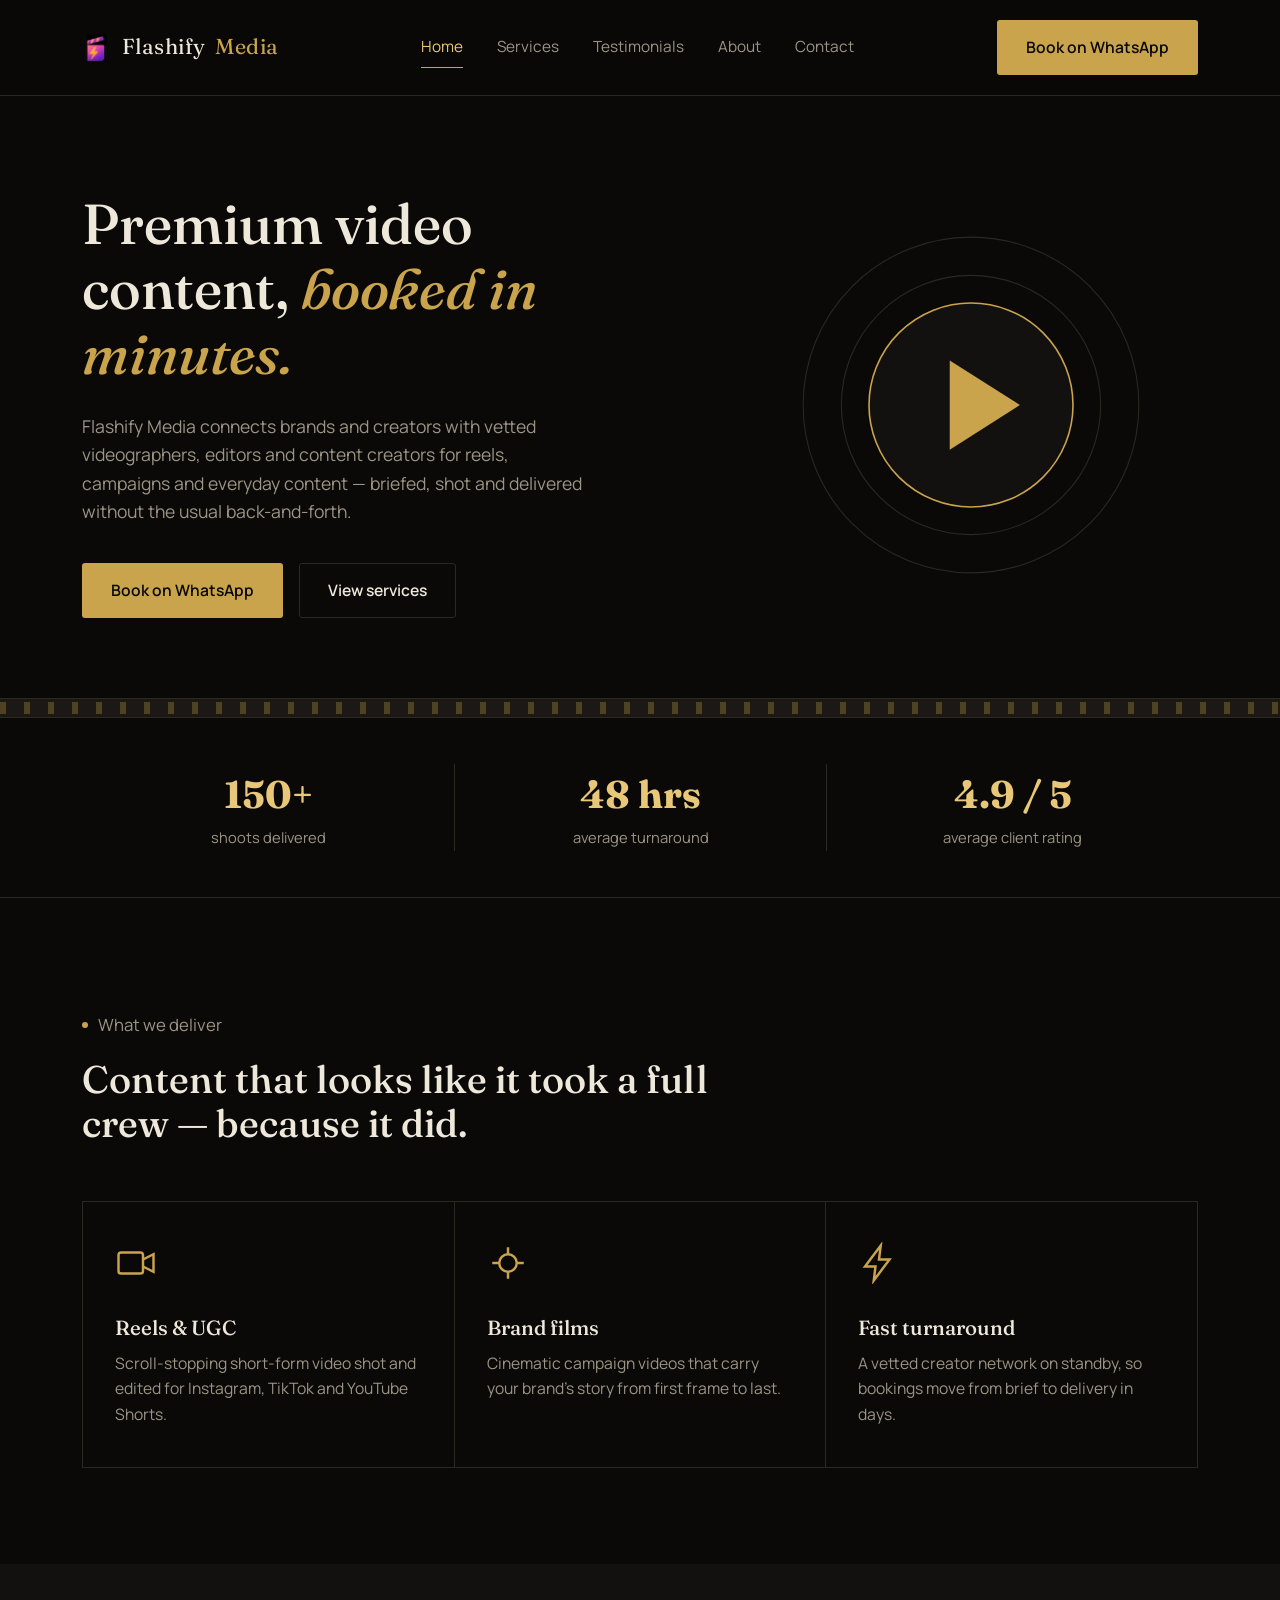
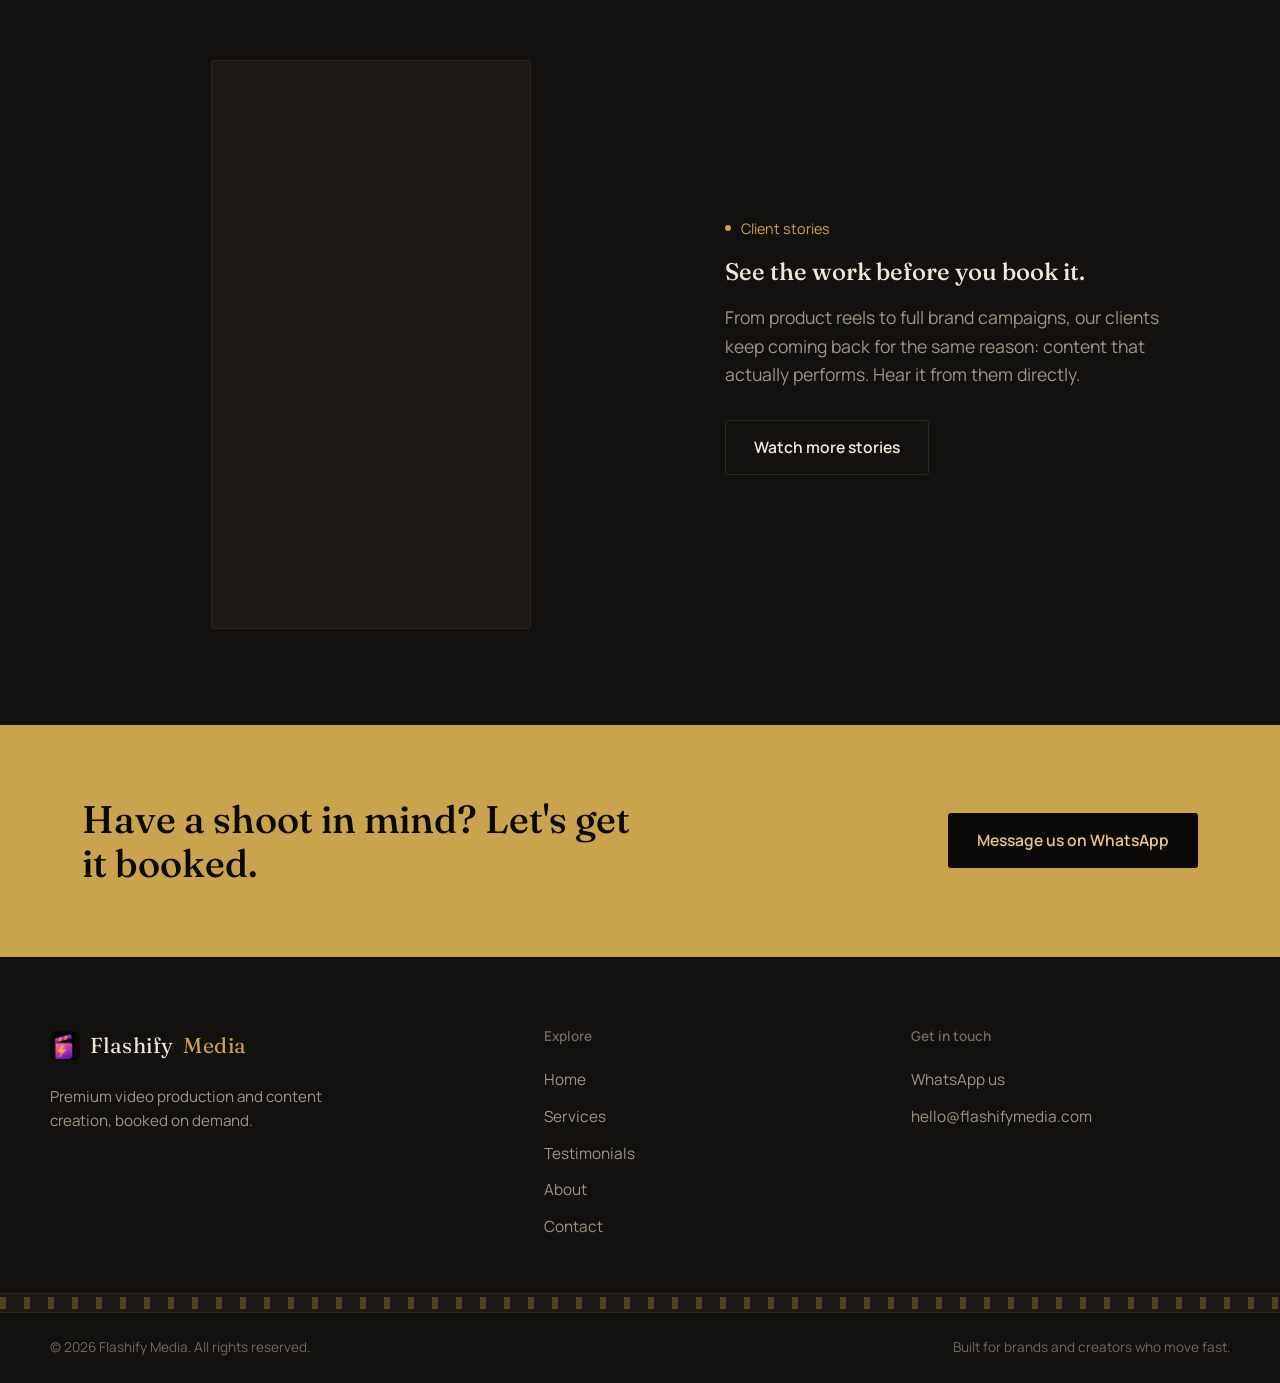
<file: index.html>
<!DOCTYPE html>
<html lang="en">
<head>
<meta charset="UTF-8" />
<meta name="viewport" content="width=device-width, initial-scale=1.0" />
<title>Flashify Media — Premium video content, booked on demand</title>
<meta name="description" content="Flashify Media connects brands and creators with vetted videographers, editors and content creators for reels, campaigns and everyday content." />
<link rel="preconnect" href="https://fonts.googleapis.com">
<link rel="preconnect" href="https://fonts.gstatic.com" crossorigin>
<link href="https://fonts.googleapis.com/css2?family=Fraunces:ital,wght@0,400;0,500;0,600;1,500&family=Manrope:wght@400;500;600;700&display=swap" rel="stylesheet">
<link rel="stylesheet" href="styles.css" />
</head>
<body>

<header class="site-header">
  <div class="container header-inner">
    <a href="index.html" class="logo"><img src="logo-icon.png" alt="Flashify Media" class="logo-mark">Flashify <span>Media</span></a>
    <nav class="main-nav" id="main-nav">
      <a href="index.html" class="active">Home</a>
      <a href="services.html">Services</a>
      <a href="testimonials.html">Testimonials</a>
      <a href="about.html">About</a>
      <a href="contact.html">Contact</a>
    </nav>
    <a href="https://wa.link/vqttkm" target="_blank" rel="noopener" class="btn btn-gold nav-cta">Book on WhatsApp</a>
    <button class="nav-toggle" id="nav-toggle" aria-label="Open menu" aria-expanded="false">
      <span></span><span></span><span></span>
    </button>
  </div>
</header>

<main>

  <!-- Hero -->
  <section class="hero">
    <div class="container hero-inner">
      <div>
        <h1 class="hero-fade">Premium video content, <em>booked in minutes.</em></h1>
        <p class="hero-sub hero-fade">Flashify Media connects brands and creators with vetted videographers, editors and content creators for reels, campaigns and everyday content — briefed, shot and delivered without the usual back-and-forth.</p>
        <div class="hero-actions hero-fade">
          <a href="https://wa.link/vqttkm" target="_blank" rel="noopener" class="btn btn-gold">Book on WhatsApp</a>
          <a href="services.html" class="btn btn-ghost">View services</a>
        </div>
      </div>
      <div class="hero-visual" aria-hidden="true">
        <svg viewBox="0 0 320 320" fill="none" xmlns="http://www.w3.org/2000/svg">
          <circle cx="160" cy="160" r="158" stroke="#2C2721" stroke-width="1"/>
          <circle cx="160" cy="160" r="122" stroke="#2C2721" stroke-width="1"/>
          <circle cx="160" cy="160" r="96" fill="#131110" stroke="#C9A44C" stroke-width="1.5"/>
          <path d="M140 118L206 160L140 202V118Z" fill="#C9A44C"/>
        </svg>
      </div>
    </div>
  </section>

  <div class="filmstrip"></div>

  <!-- Stats -->
  <section class="stats">
    <div class="container stats-inner">
      <div class="stat">
        <b>150+</b>
        <span>shoots delivered</span>
      </div>
      <div class="stat">
        <b>48 hrs</b>
        <span>average turnaround</span>
      </div>
      <div class="stat">
        <b>4.9 / 5</b>
        <span>average client rating</span>
      </div>
    </div>
  </section>

  <!-- What we do -->
  <section>
    <div class="container">
      <div class="section-head">
        <p class="label">What we deliver</p>
        <h2>Content that looks like it took a full crew — because it did.</h2>
      </div>
      <div class="grid-3">
        <div class="card">
          <svg class="icon" viewBox="0 0 24 24" fill="none" stroke="currentColor" stroke-width="1.4"><rect x="2" y="6" width="14" height="12" rx="1.5"/><path d="M16 10l6-3v10l-6-3"/></svg>
          <h3>Reels &amp; UGC</h3>
          <p>Scroll-stopping short-form video shot and edited for Instagram, TikTok and YouTube Shorts.</p>
        </div>
        <div class="card">
          <svg class="icon" viewBox="0 0 24 24" fill="none" stroke="currentColor" stroke-width="1.4"><path d="M12 3v4M12 17v4M3 12h4M17 12h4"/><circle cx="12" cy="12" r="5"/></svg>
          <h3>Brand films</h3>
          <p>Cinematic campaign videos that carry your brand's story from first frame to last.</p>
        </div>
        <div class="card">
          <svg class="icon" viewBox="0 0 24 24" fill="none" stroke="currentColor" stroke-width="1.4"><path d="M13 2L4 14h6l-1 8 9-12h-6l1-8z"/></svg>
          <h3>Fast turnaround</h3>
          <p>A vetted creator network on standby, so bookings move from brief to delivery in days.</p>
        </div>
      </div>
    </div>
  </section>

  <!-- Featured reel -->
  <section class="bg-panel">
    <div class="container split">
      <div class="video-frame">
        <iframe src="https://player.vimeo.com/video/1225049678" title="Flashify Media client testimonial" allow="autoplay; fullscreen; picture-in-picture" allowfullscreen loading="lazy"></iframe>
      </div>
      <div>
        <p class="label">Client stories</p>
        <h2>See the work before you book it.</h2>
        <p class="hero-sub" style="margin-top:18px;">From product reels to full brand campaigns, our clients keep coming back for the same reason: content that actually performs. Hear it from them directly.</p>
        <div class="hero-actions" style="margin-top:32px;">
          <a href="testimonials.html" class="btn btn-ghost">Watch more stories</a>
        </div>
      </div>
    </div>
  </section>

  <!-- CTA -->
  <section class="cta-band">
    <div class="container cta-inner">
      <h2>Have a shoot in mind? Let's get it booked.</h2>
      <a href="https://wa.link/vqttkm" target="_blank" rel="noopener" class="btn btn-gold">Message us on WhatsApp</a>
    </div>
  </section>

</main>

<footer class="site-footer">
  <div class="container footer-inner">
    <div class="footer-brand">
      <a href="index.html" class="logo"><img src="logo-icon.png" alt="Flashify Media" class="logo-mark">Flashify <span>Media</span></a>
      <p>Premium video production and content creation, booked on demand.</p>
    </div>
    <div class="footer-links">
      <h4>Explore</h4>
      <a href="index.html">Home</a>
      <a href="services.html">Services</a>
      <a href="testimonials.html">Testimonials</a>
      <a href="about.html">About</a>
      <a href="contact.html">Contact</a>
    </div>
    <div class="footer-contact">
      <h4>Get in touch</h4>
      <a href="https://wa.link/vqttkm" target="_blank" rel="noopener">WhatsApp us</a>
      <a href="mailto:hello@flashifymedia.com">hello@flashifymedia.com</a>
    </div>
  </div>
  <div class="filmstrip"></div>
  <div class="container footer-bottom">
    <p>© 2026 Flashify Media. All rights reserved.</p>
    <p>Built for brands and creators who move fast.</p>
  </div>
</footer>

<script src="script.js"></script>
</body>
</html>
</file>
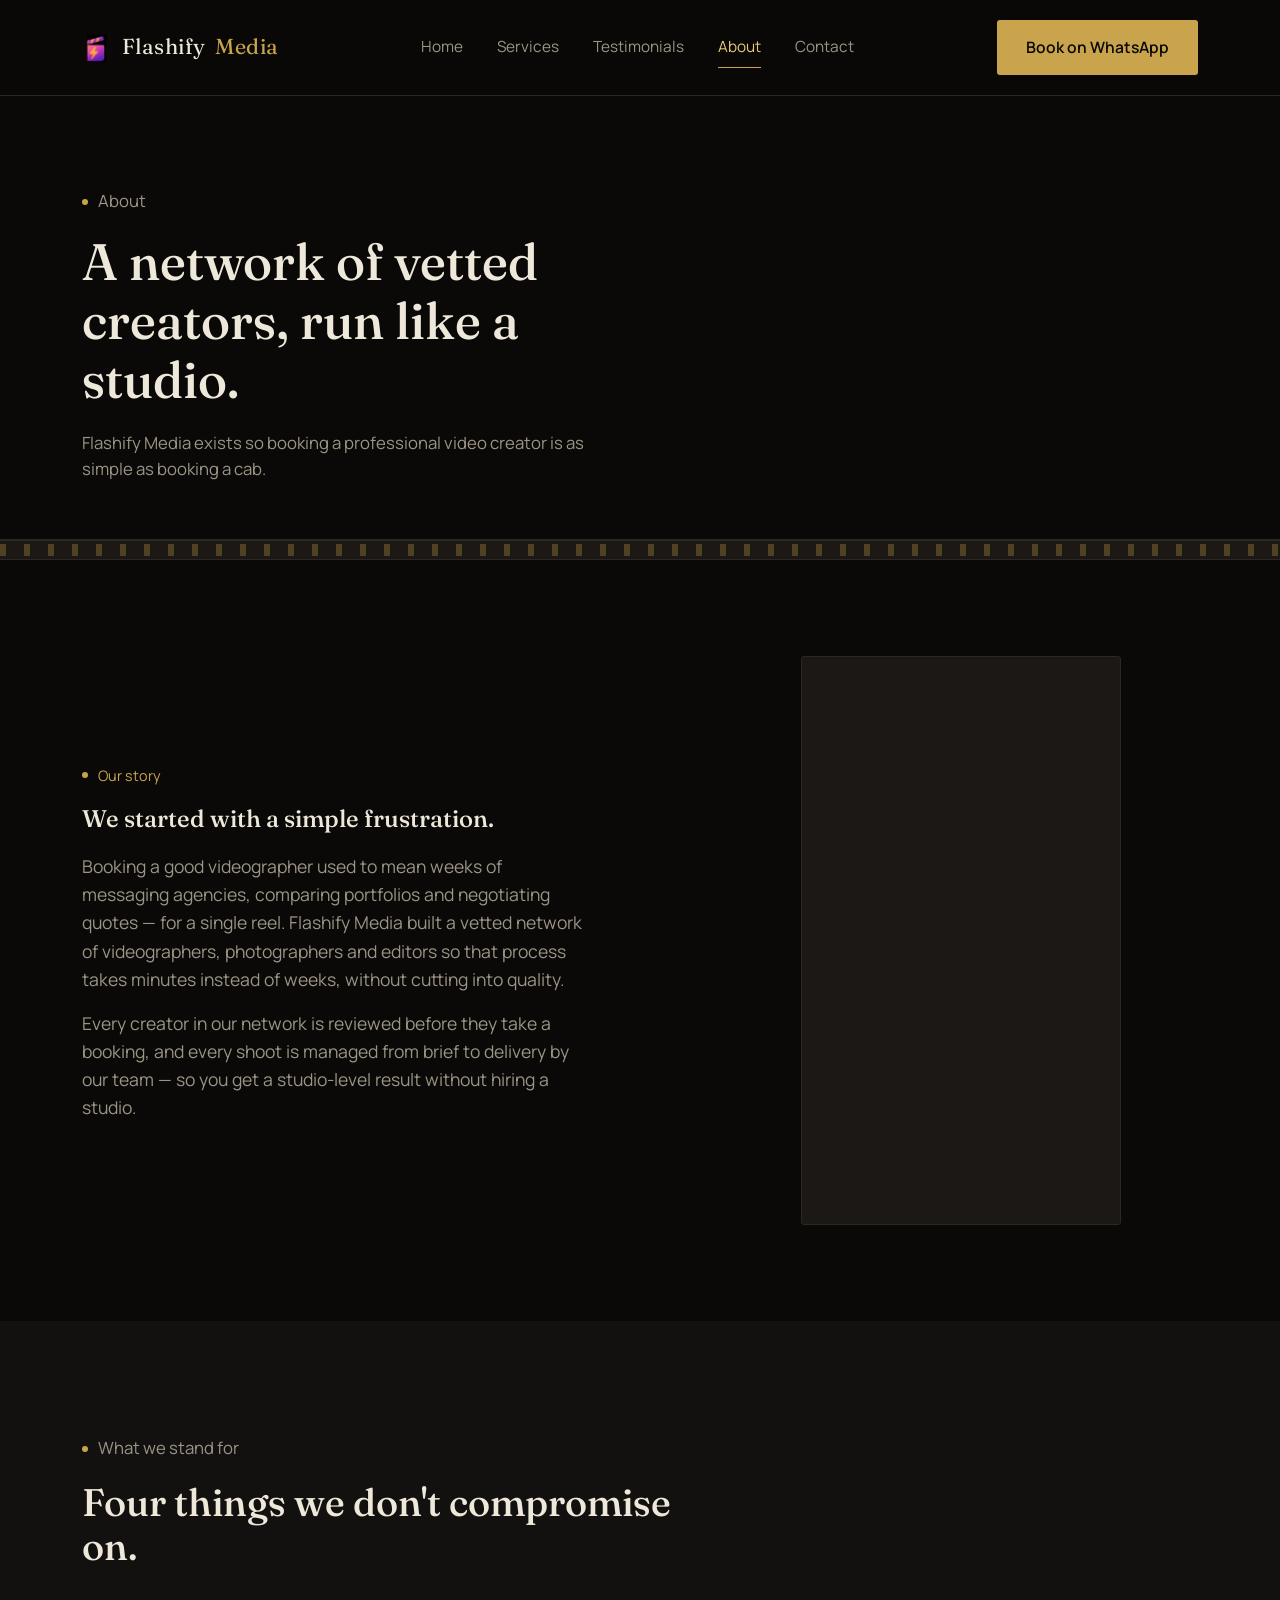
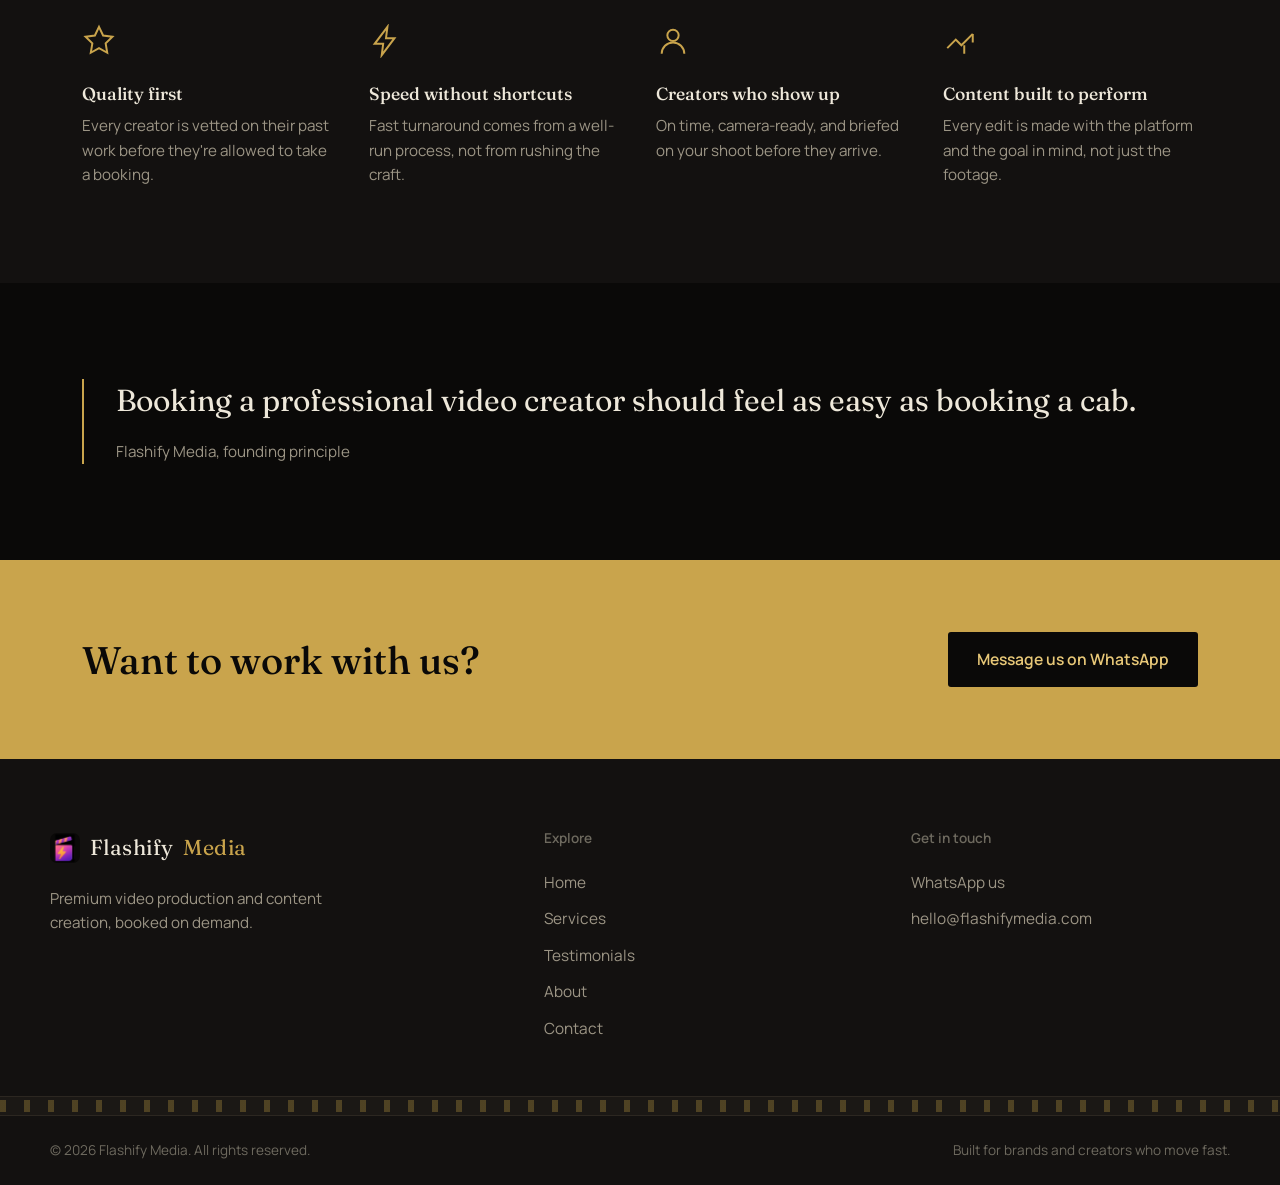
<file: about.html>
<!DOCTYPE html>
<html lang="en">
<head>
<meta charset="UTF-8" />
<meta name="viewport" content="width=device-width, initial-scale=1.0" />
<title>About — Flashify Media</title>
<meta name="description" content="Flashify Media is a vetted network of videographers, photographers and editors, run like a studio." />
<link rel="preconnect" href="https://fonts.googleapis.com">
<link rel="preconnect" href="https://fonts.gstatic.com" crossorigin>
<link href="https://fonts.googleapis.com/css2?family=Fraunces:ital,wght@0,400;0,500;0,600;1,500&family=Manrope:wght@400;500;600;700&display=swap" rel="stylesheet">
<link rel="stylesheet" href="styles.css" />
</head>
<body>

<header class="site-header">
  <div class="container header-inner">
    <a href="index.html" class="logo"><img src="logo-icon.png" alt="Flashify Media" class="logo-mark">Flashify <span>Media</span></a>
    <nav class="main-nav" id="main-nav">
      <a href="index.html">Home</a>
      <a href="services.html">Services</a>
      <a href="testimonials.html">Testimonials</a>
      <a href="about.html" class="active">About</a>
      <a href="contact.html">Contact</a>
    </nav>
    <a href="https://wa.link/vqttkm" target="_blank" rel="noopener" class="btn btn-gold nav-cta">Book on WhatsApp</a>
    <button class="nav-toggle" id="nav-toggle" aria-label="Open menu" aria-expanded="false">
      <span></span><span></span><span></span>
    </button>
  </div>
</header>

<main>

  <section class="page-header">
    <div class="container">
      <p class="label">About</p>
      <h1>A network of vetted creators, run like a studio.</h1>
      <p>Flashify Media exists so booking a professional video creator is as simple as booking a cab.</p>
    </div>
  </section>

  <div class="filmstrip"></div>

  <section>
    <div class="container split">
      <div>
        <p class="label">Our story</p>
        <h2>We started with a simple frustration.</h2>
        <p class="hero-sub" style="margin-top:20px;">Booking a good videographer used to mean weeks of messaging agencies, comparing portfolios and negotiating quotes — for a single reel. Flashify Media built a vetted network of videographers, photographers and editors so that process takes minutes instead of weeks, without cutting into quality.</p>
        <p class="hero-sub" style="margin-top:16px;">Every creator in our network is reviewed before they take a booking, and every shoot is managed from brief to delivery by our team — so you get a studio-level result without hiring a studio.</p>
      </div>
      <div class="video-frame">
        <iframe src="https://player.vimeo.com/video/1225050180" title="Flashify Media behind the scenes" allow="autoplay; fullscreen; picture-in-picture" allowfullscreen loading="lazy"></iframe>
      </div>
    </div>
  </section>

  <section class="bg-panel">
    <div class="container">
      <div class="section-head">
        <p class="label">What we stand for</p>
        <h2>Four things we don't compromise on.</h2>
      </div>
      <div class="values">
        <div class="value">
          <svg class="icon" viewBox="0 0 24 24" fill="none" stroke="currentColor" stroke-width="1.4"><path d="M12 2l2.9 6.1 6.6.9-4.8 4.7 1.1 6.6L12 17.1l-5.8 3.2 1.1-6.6L2.5 9l6.6-.9z"/></svg>
          <h3>Quality first</h3>
          <p>Every creator is vetted on their past work before they're allowed to take a booking.</p>
        </div>
        <div class="value">
          <svg class="icon" viewBox="0 0 24 24" fill="none" stroke="currentColor" stroke-width="1.4"><path d="M13 2L4 14h6l-1 8 9-12h-6l1-8z"/></svg>
          <h3>Speed without shortcuts</h3>
          <p>Fast turnaround comes from a well-run process, not from rushing the craft.</p>
        </div>
        <div class="value">
          <svg class="icon" viewBox="0 0 24 24" fill="none" stroke="currentColor" stroke-width="1.4"><circle cx="12" cy="8" r="4"/><path d="M4 21c0-4.4 3.6-8 8-8s8 3.6 8 8"/></svg>
          <h3>Creators who show up</h3>
          <p>On time, camera-ready, and briefed on your shoot before they arrive.</p>
        </div>
        <div class="value">
          <svg class="icon" viewBox="0 0 24 24" fill="none" stroke="currentColor" stroke-width="1.4"><path d="M3 17l6-6 4 4 8-8"/><path d="M21 7v6M15 15v6"/></svg>
          <h3>Content built to perform</h3>
          <p>Every edit is made with the platform and the goal in mind, not just the footage.</p>
        </div>
      </div>
    </div>
  </section>

  <section>
    <div class="container">
      <blockquote class="quote-block">
        <p>Booking a professional video creator should feel as easy as booking a cab.</p>
        <cite>Flashify Media, founding principle</cite>
      </blockquote>
    </div>
  </section>

  <section class="cta-band">
    <div class="container cta-inner">
      <h2>Want to work with us?</h2>
      <a href="https://wa.link/vqttkm" target="_blank" rel="noopener" class="btn btn-gold">Message us on WhatsApp</a>
    </div>
  </section>

</main>

<footer class="site-footer">
  <div class="container footer-inner">
    <div class="footer-brand">
      <a href="index.html" class="logo"><img src="logo-icon.png" alt="Flashify Media" class="logo-mark">Flashify <span>Media</span></a>
      <p>Premium video production and content creation, booked on demand.</p>
    </div>
    <div class="footer-links">
      <h4>Explore</h4>
      <a href="index.html">Home</a>
      <a href="services.html">Services</a>
      <a href="testimonials.html">Testimonials</a>
      <a href="about.html">About</a>
      <a href="contact.html">Contact</a>
    </div>
    <div class="footer-contact">
      <h4>Get in touch</h4>
      <a href="https://wa.link/vqttkm" target="_blank" rel="noopener">WhatsApp us</a>
      <a href="mailto:hello@flashifymedia.com">hello@flashifymedia.com</a>
    </div>
  </div>
  <div class="filmstrip"></div>
  <div class="container footer-bottom">
    <p>© 2026 Flashify Media. All rights reserved.</p>
    <p>Built for brands and creators who move fast.</p>
  </div>
</footer>

<script src="script.js"></script>
</body>
</html>
</file>
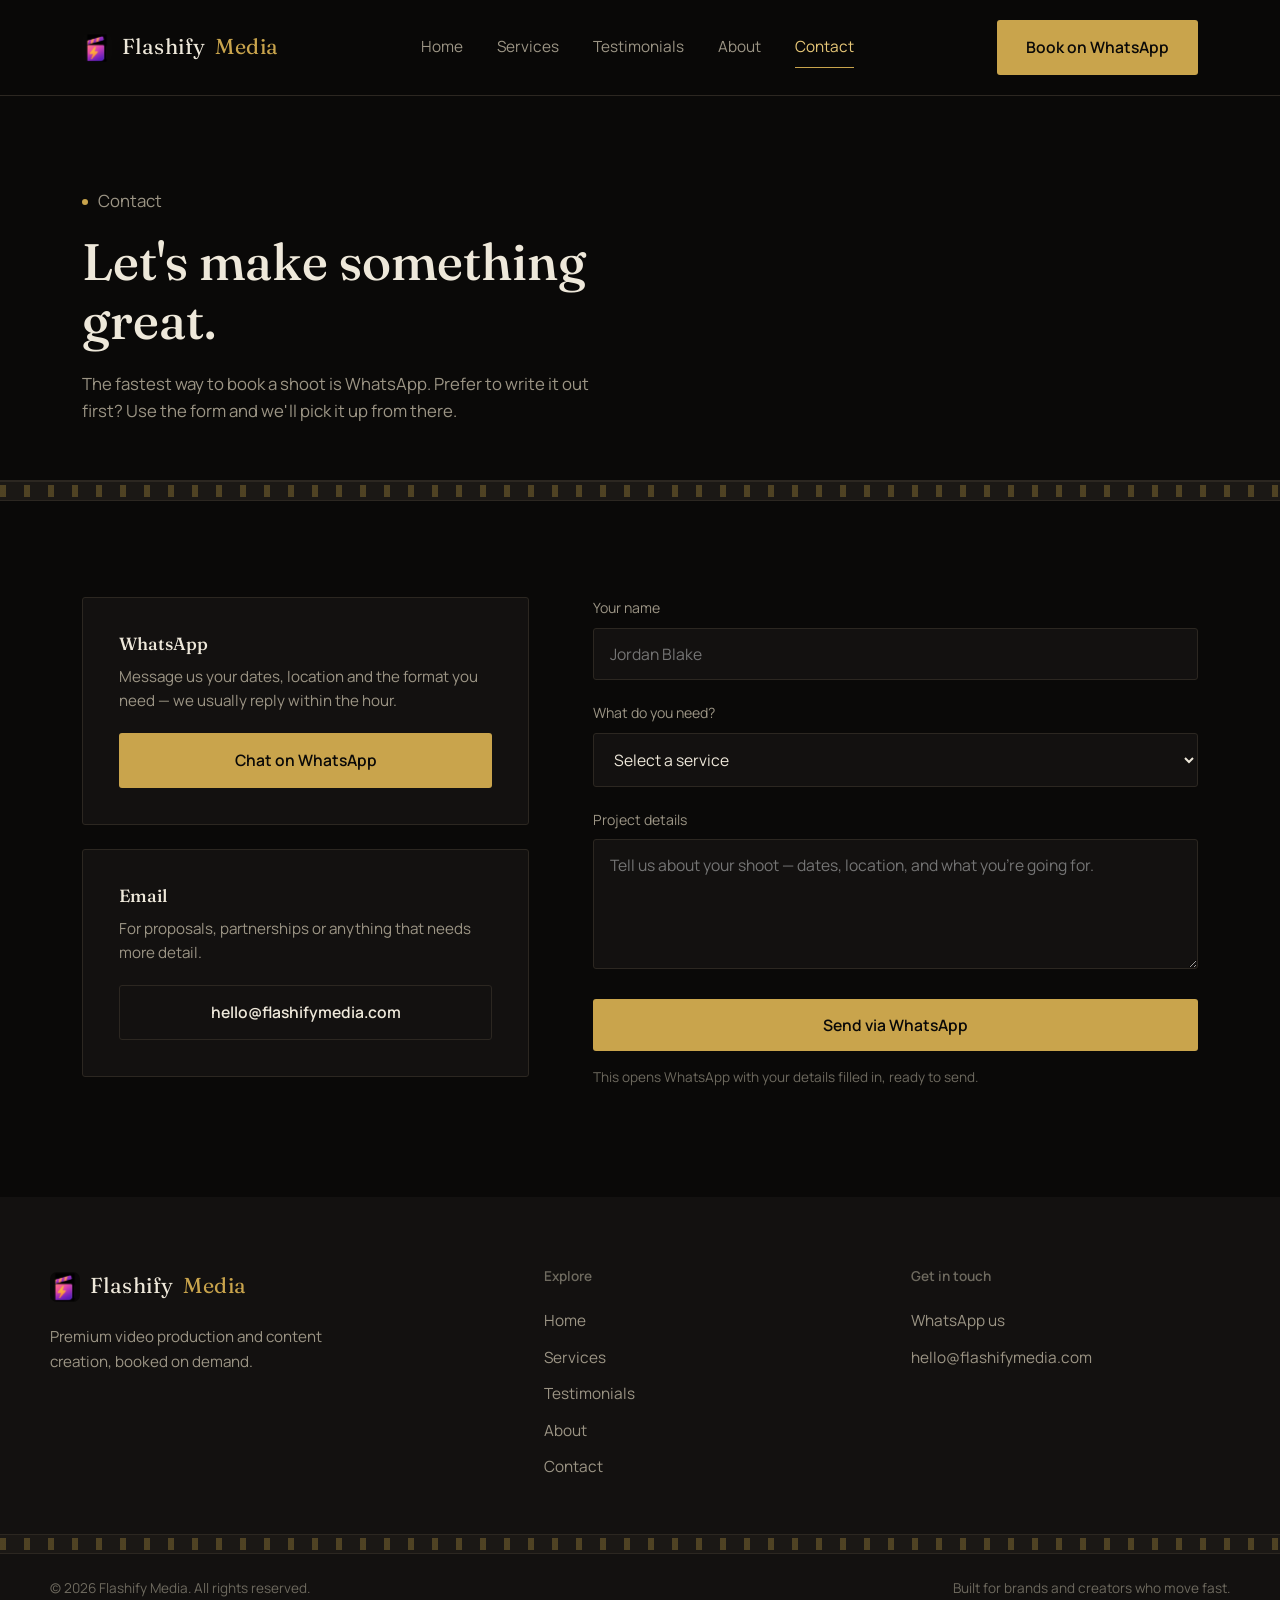
<file: contact.html>
<!DOCTYPE html>
<html lang="en">
<head>
<meta charset="UTF-8" />
<meta name="viewport" content="width=device-width, initial-scale=1.0" />
<title>Contact — Flashify Media</title>
<meta name="description" content="Book a shoot with Flashify Media on WhatsApp, or send us your project details." />
<link rel="preconnect" href="https://fonts.googleapis.com">
<link rel="preconnect" href="https://fonts.gstatic.com" crossorigin>
<link href="https://fonts.googleapis.com/css2?family=Fraunces:ital,wght@0,400;0,500;0,600;1,500&family=Manrope:wght@400;500;600;700&display=swap" rel="stylesheet">
<link rel="stylesheet" href="styles.css" />
</head>
<body>

<header class="site-header">
  <div class="container header-inner">
    <a href="index.html" class="logo"><img src="logo-icon.png" alt="Flashify Media" class="logo-mark">Flashify <span>Media</span></a>
    <nav class="main-nav" id="main-nav">
      <a href="index.html">Home</a>
      <a href="services.html">Services</a>
      <a href="testimonials.html">Testimonials</a>
      <a href="about.html">About</a>
      <a href="contact.html" class="active">Contact</a>
    </nav>
    <a href="https://wa.link/vqttkm" target="_blank" rel="noopener" class="btn btn-gold nav-cta">Book on WhatsApp</a>
    <button class="nav-toggle" id="nav-toggle" aria-label="Open menu" aria-expanded="false">
      <span></span><span></span><span></span>
    </button>
  </div>
</header>

<main>

  <section class="page-header">
    <div class="container">
      <p class="label">Contact</p>
      <h1>Let's make something great.</h1>
      <p>The fastest way to book a shoot is WhatsApp. Prefer to write it out first? Use the form and we'll pick it up from there.</p>
    </div>
  </section>

  <div class="filmstrip"></div>

  <section>
    <div class="container contact-grid">

      <div>
        <div class="contact-card">
          <h3>WhatsApp</h3>
          <p>Message us your dates, location and the format you need — we usually reply within the hour.</p>
          <a href="https://wa.link/vqttkm" target="_blank" rel="noopener" class="btn btn-gold btn-block">Chat on WhatsApp</a>
        </div>
        <div class="contact-card">
          <h3>Email</h3>
          <p>For proposals, partnerships or anything that needs more detail.</p>
          <a href="mailto:hello@flashifymedia.com" class="btn btn-ghost btn-block">hello@flashifymedia.com</a>
        </div>
      </div>

      <div>
        <form id="contact-form">
          <div class="form-row">
            <label for="cf-name">Your name</label>
            <input type="text" id="cf-name" name="name" placeholder="Jordan Blake" required />
          </div>
          <div class="form-row">
            <label for="cf-service">What do you need?</label>
            <select id="cf-service" name="service">
              <option value="">Select a service</option>
              <option>Reels &amp; UGC content</option>
              <option>Brand films &amp; campaigns</option>
              <option>Product &amp; photography</option>
              <option>Event coverage</option>
              <option>Editing &amp; post-production</option>
              <option>Content packages</option>
              <option>Not sure yet</option>
            </select>
          </div>
          <div class="form-row">
            <label for="cf-message">Project details</label>
            <textarea id="cf-message" name="message" placeholder="Tell us about your shoot — dates, location, and what you're going for."></textarea>
          </div>
          <button type="submit" class="btn btn-gold btn-block">Send via WhatsApp</button>
          <p class="form-note">This opens WhatsApp with your details filled in, ready to send.</p>
        </form>
      </div>

    </div>
  </section>

</main>

<footer class="site-footer">
  <div class="container footer-inner">
    <div class="footer-brand">
      <a href="index.html" class="logo"><img src="logo-icon.png" alt="Flashify Media" class="logo-mark">Flashify <span>Media</span></a>
      <p>Premium video production and content creation, booked on demand.</p>
    </div>
    <div class="footer-links">
      <h4>Explore</h4>
      <a href="index.html">Home</a>
      <a href="services.html">Services</a>
      <a href="testimonials.html">Testimonials</a>
      <a href="about.html">About</a>
      <a href="contact.html">Contact</a>
    </div>
    <div class="footer-contact">
      <h4>Get in touch</h4>
      <a href="https://wa.link/vqttkm" target="_blank" rel="noopener">WhatsApp us</a>
      <a href="mailto:hello@flashifymedia.com">hello@flashifymedia.com</a>
    </div>
  </div>
  <div class="filmstrip"></div>
  <div class="container footer-bottom">
    <p>© 2026 Flashify Media. All rights reserved.</p>
    <p>Built for brands and creators who move fast.</p>
  </div>
</footer>

<script src="script.js"></script>
</body>
</html>
</file>
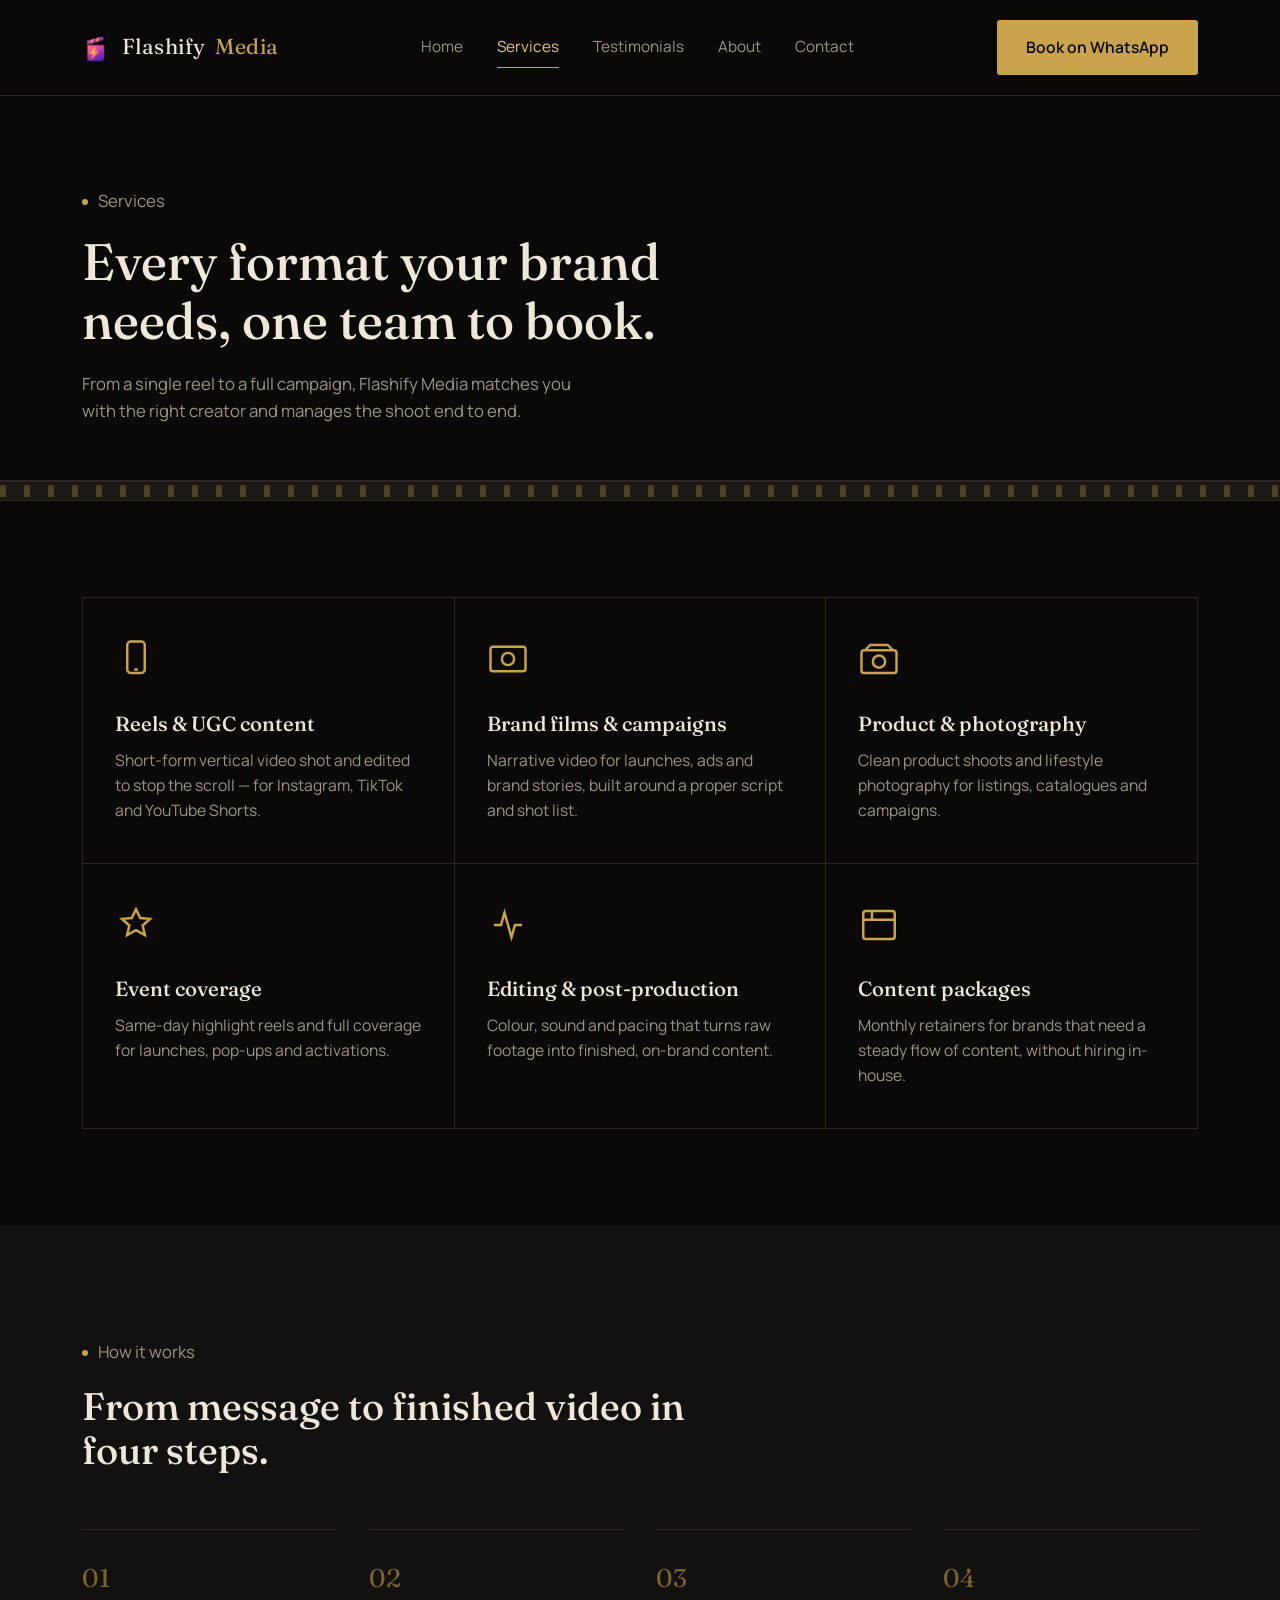
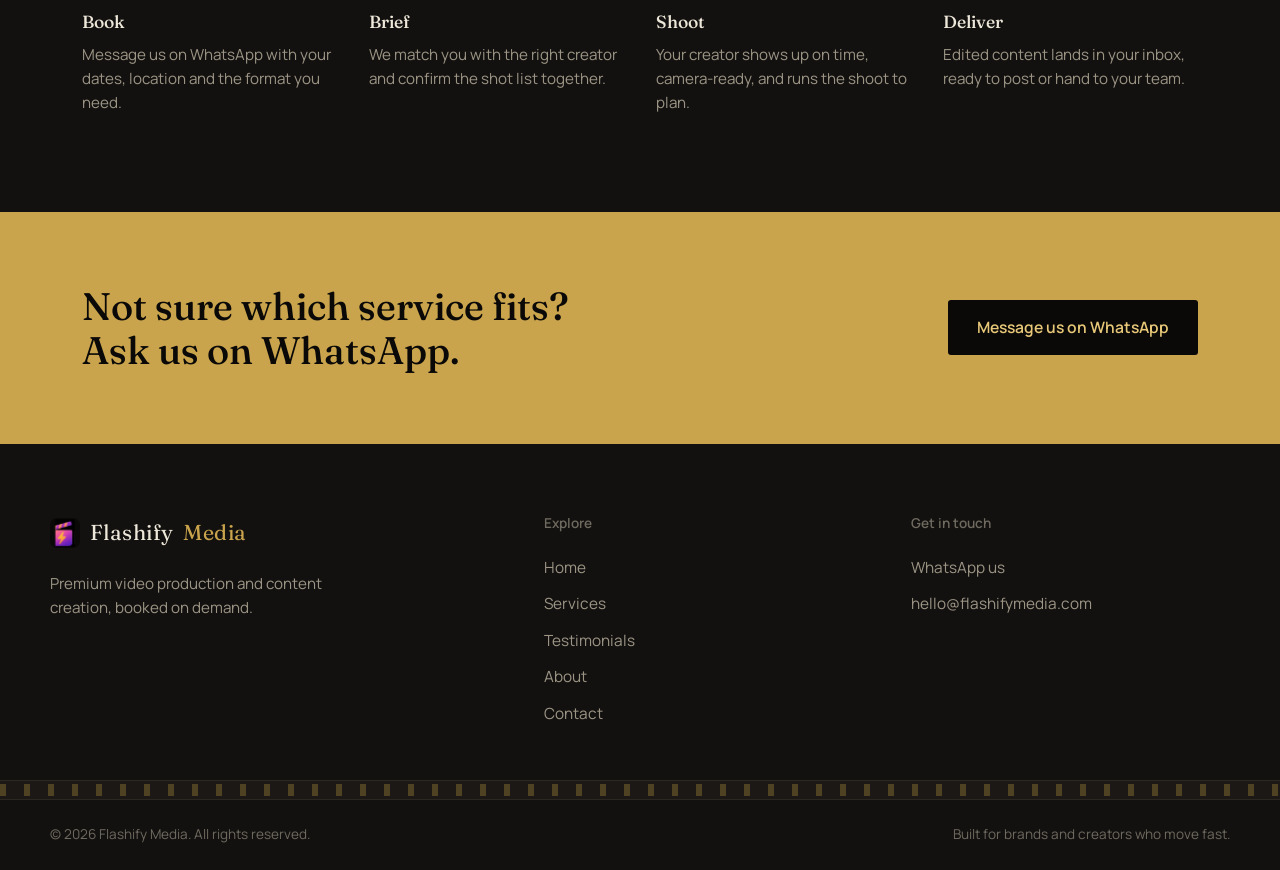
<file: services.html>
<!DOCTYPE html>
<html lang="en">
<head>
<meta charset="UTF-8" />
<meta name="viewport" content="width=device-width, initial-scale=1.0" />
<title>Services — Flashify Media</title>
<meta name="description" content="Reels, brand films, product photography, event coverage, editing and content packages — everything Flashify Media books for you." />
<link rel="preconnect" href="https://fonts.googleapis.com">
<link rel="preconnect" href="https://fonts.gstatic.com" crossorigin>
<link href="https://fonts.googleapis.com/css2?family=Fraunces:ital,wght@0,400;0,500;0,600;1,500&family=Manrope:wght@400;500;600;700&display=swap" rel="stylesheet">
<link rel="stylesheet" href="styles.css" />
</head>
<body>

<header class="site-header">
  <div class="container header-inner">
    <a href="index.html" class="logo"><img src="logo-icon.png" alt="Flashify Media" class="logo-mark">Flashify <span>Media</span></a>
    <nav class="main-nav" id="main-nav">
      <a href="index.html">Home</a>
      <a href="services.html" class="active">Services</a>
      <a href="testimonials.html">Testimonials</a>
      <a href="about.html">About</a>
      <a href="contact.html">Contact</a>
    </nav>
    <a href="https://wa.link/vqttkm" target="_blank" rel="noopener" class="btn btn-gold nav-cta">Book on WhatsApp</a>
    <button class="nav-toggle" id="nav-toggle" aria-label="Open menu" aria-expanded="false">
      <span></span><span></span><span></span>
    </button>
  </div>
</header>

<main>

  <section class="page-header">
    <div class="container">
      <p class="label">Services</p>
      <h1>Every format your brand needs, one team to book.</h1>
      <p>From a single reel to a full campaign, Flashify Media matches you with the right creator and manages the shoot end to end.</p>
    </div>
  </section>

  <div class="filmstrip"></div>

  <section>
    <div class="container">
      <div class="grid-3">
        <div class="card">
          <svg class="icon" viewBox="0 0 24 24" fill="none" stroke="currentColor" stroke-width="1.4"><rect x="7" y="2" width="10" height="18" rx="2"/><path d="M11 18h2"/></svg>
          <h3>Reels &amp; UGC content</h3>
          <p>Short-form vertical video shot and edited to stop the scroll — for Instagram, TikTok and YouTube Shorts.</p>
        </div>
        <div class="card">
          <svg class="icon" viewBox="0 0 24 24" fill="none" stroke="currentColor" stroke-width="1.4"><rect x="2" y="5" width="20" height="14" rx="1.5"/><circle cx="12" cy="12" r="3.5"/></svg>
          <h3>Brand films &amp; campaigns</h3>
          <p>Narrative video for launches, ads and brand stories, built around a proper script and shot list.</p>
        </div>
        <div class="card">
          <svg class="icon" viewBox="0 0 24 24" fill="none" stroke="currentColor" stroke-width="1.4"><path d="M4 7l3-3h10l3 3"/><rect x="2" y="7" width="20" height="13" rx="1.5"/><circle cx="12" cy="13.5" r="3.5"/></svg>
          <h3>Product &amp; photography</h3>
          <p>Clean product shoots and lifestyle photography for listings, catalogues and campaigns.</p>
        </div>
        <div class="card">
          <svg class="icon" viewBox="0 0 24 24" fill="none" stroke="currentColor" stroke-width="1.4"><path d="M12 3l2.4 5 5.6.5-4.2 3.8 1.3 5.5L12 15l-5.1 2.8 1.3-5.5L4 8.5l5.6-.5z"/></svg>
          <h3>Event coverage</h3>
          <p>Same-day highlight reels and full coverage for launches, pop-ups and activations.</p>
        </div>
        <div class="card">
          <svg class="icon" viewBox="0 0 24 24" fill="none" stroke="currentColor" stroke-width="1.4"><path d="M4 12h4l2-7 4 14 2-7h4"/></svg>
          <h3>Editing &amp; post-production</h3>
          <p>Colour, sound and pacing that turns raw footage into finished, on-brand content.</p>
        </div>
        <div class="card">
          <svg class="icon" viewBox="0 0 24 24" fill="none" stroke="currentColor" stroke-width="1.4"><rect x="3" y="4" width="18" height="16" rx="1.5"/><path d="M3 9h18M8 4v5"/></svg>
          <h3>Content packages</h3>
          <p>Monthly retainers for brands that need a steady flow of content, without hiring in-house.</p>
        </div>
      </div>
    </div>
  </section>

  <section class="bg-panel">
    <div class="container">
      <div class="section-head">
        <p class="label">How it works</p>
        <h2>From message to finished video in four steps.</h2>
      </div>
      <div class="process">
        <div class="process-step">
          <span class="num">01</span>
          <h3>Book</h3>
          <p>Message us on WhatsApp with your dates, location and the format you need.</p>
        </div>
        <div class="process-step">
          <span class="num">02</span>
          <h3>Brief</h3>
          <p>We match you with the right creator and confirm the shot list together.</p>
        </div>
        <div class="process-step">
          <span class="num">03</span>
          <h3>Shoot</h3>
          <p>Your creator shows up on time, camera-ready, and runs the shoot to plan.</p>
        </div>
        <div class="process-step">
          <span class="num">04</span>
          <h3>Deliver</h3>
          <p>Edited content lands in your inbox, ready to post or hand to your team.</p>
        </div>
      </div>
    </div>
  </section>

  <section class="cta-band">
    <div class="container cta-inner">
      <h2>Not sure which service fits? Ask us on WhatsApp.</h2>
      <a href="https://wa.link/vqttkm" target="_blank" rel="noopener" class="btn btn-gold">Message us on WhatsApp</a>
    </div>
  </section>

</main>

<footer class="site-footer">
  <div class="container footer-inner">
    <div class="footer-brand">
      <a href="index.html" class="logo"><img src="logo-icon.png" alt="Flashify Media" class="logo-mark">Flashify <span>Media</span></a>
      <p>Premium video production and content creation, booked on demand.</p>
    </div>
    <div class="footer-links">
      <h4>Explore</h4>
      <a href="index.html">Home</a>
      <a href="services.html">Services</a>
      <a href="testimonials.html">Testimonials</a>
      <a href="about.html">About</a>
      <a href="contact.html">Contact</a>
    </div>
    <div class="footer-contact">
      <h4>Get in touch</h4>
      <a href="https://wa.link/vqttkm" target="_blank" rel="noopener">WhatsApp us</a>
      <a href="mailto:hello@flashifymedia.com">hello@flashifymedia.com</a>
    </div>
  </div>
  <div class="filmstrip"></div>
  <div class="container footer-bottom">
    <p>© 2026 Flashify Media. All rights reserved.</p>
    <p>Built for brands and creators who move fast.</p>
  </div>
</footer>

<script src="script.js"></script>
</body>
</html>
</file>
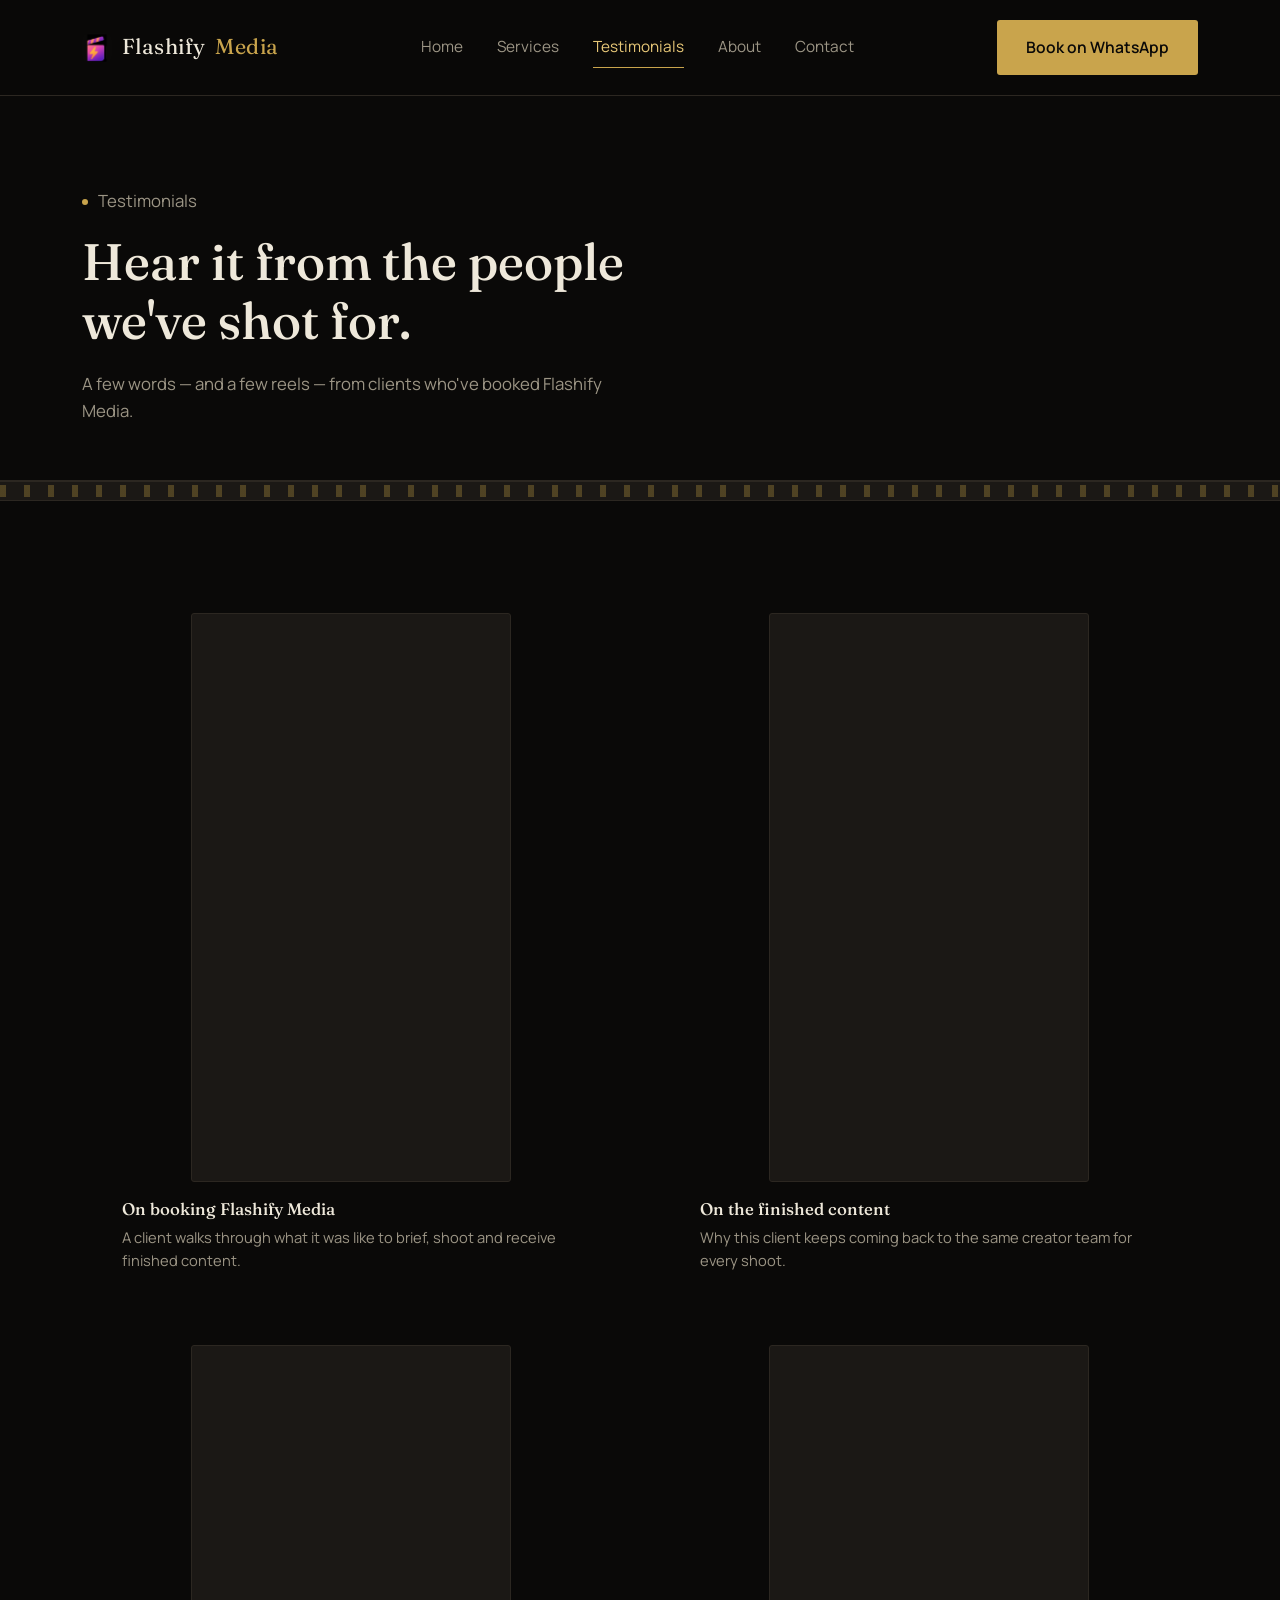
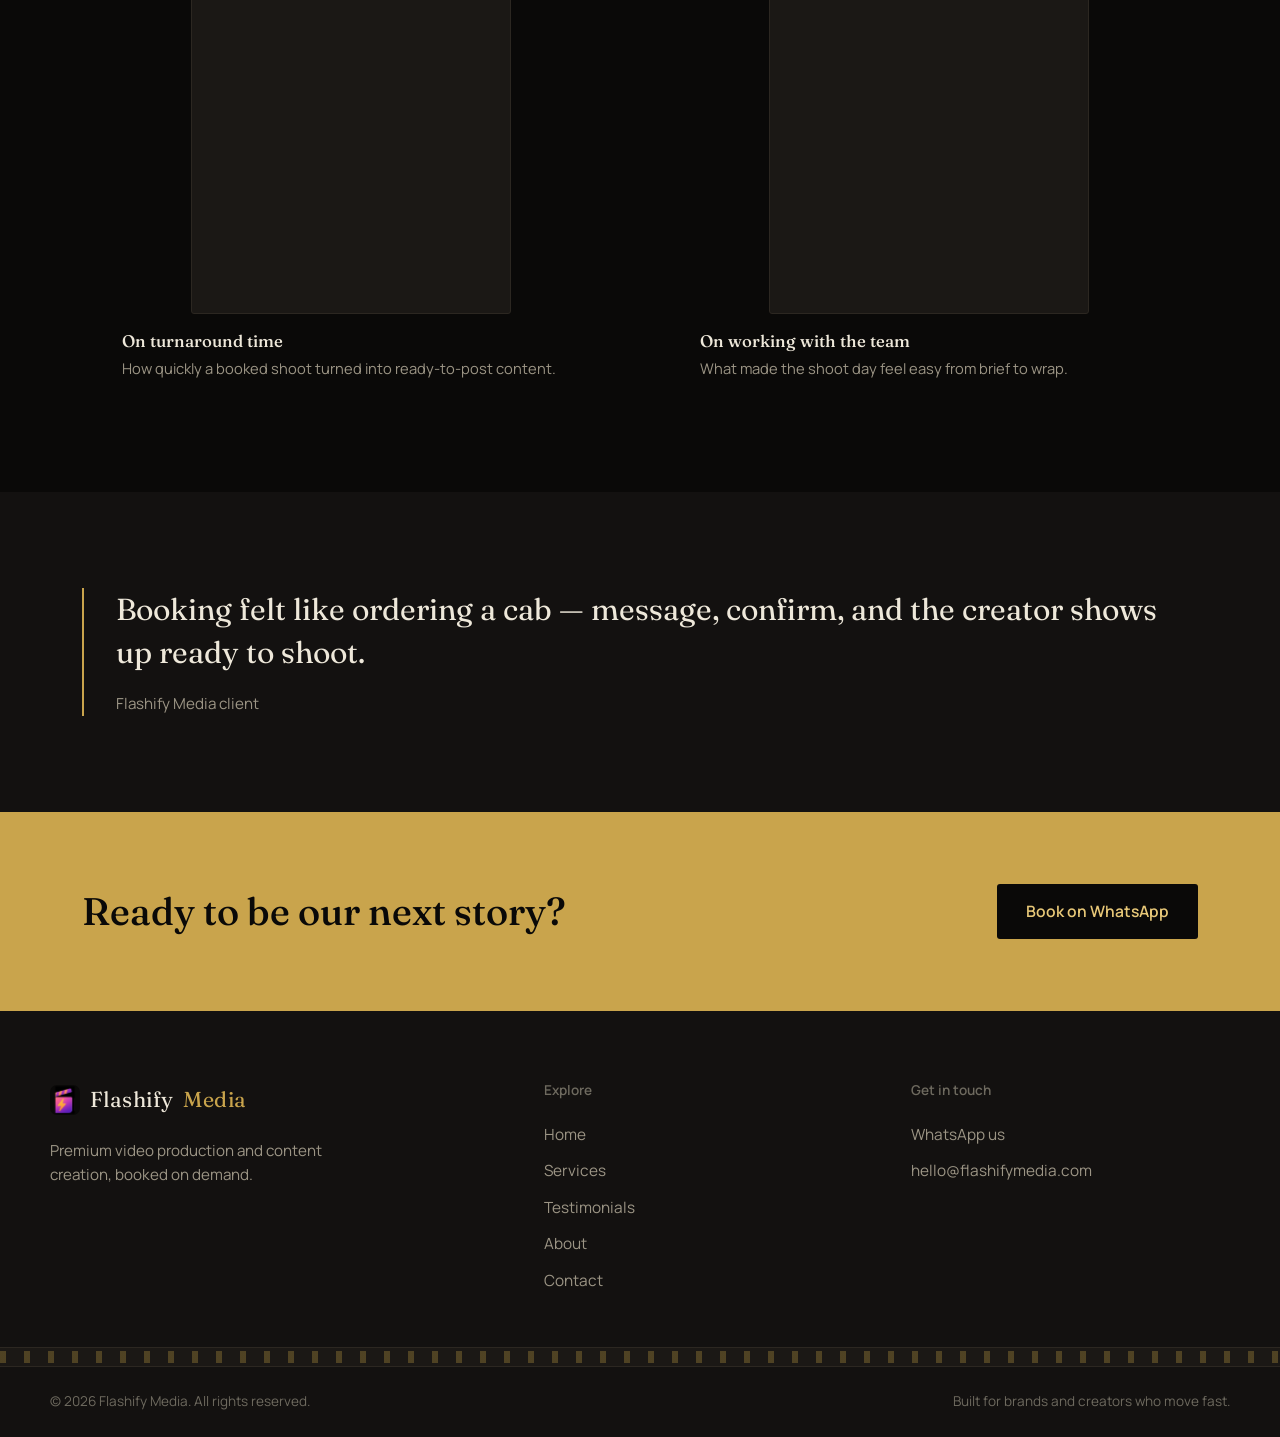
<file: testimonials.html>
<!DOCTYPE html>
<html lang="en">
<head>
<meta charset="UTF-8" />
<meta name="viewport" content="width=device-width, initial-scale=1.0" />
<title>Testimonials — Flashify Media</title>
<meta name="description" content="Hear from the brands and creators Flashify Media has worked with." />
<link rel="preconnect" href="https://fonts.googleapis.com">
<link rel="preconnect" href="https://fonts.gstatic.com" crossorigin>
<link href="https://fonts.googleapis.com/css2?family=Fraunces:ital,wght@0,400;0,500;0,600;1,500&family=Manrope:wght@400;500;600;700&display=swap" rel="stylesheet">
<link rel="stylesheet" href="styles.css" />
</head>
<body>

<header class="site-header">
  <div class="container header-inner">
    <a href="index.html" class="logo"><img src="logo-icon.png" alt="Flashify Media" class="logo-mark">Flashify <span>Media</span></a>
    <nav class="main-nav" id="main-nav">
      <a href="index.html">Home</a>
      <a href="services.html">Services</a>
      <a href="testimonials.html" class="active">Testimonials</a>
      <a href="about.html">About</a>
      <a href="contact.html">Contact</a>
    </nav>
    <a href="https://wa.link/vqttkm" target="_blank" rel="noopener" class="btn btn-gold nav-cta">Book on WhatsApp</a>
    <button class="nav-toggle" id="nav-toggle" aria-label="Open menu" aria-expanded="false">
      <span></span><span></span><span></span>
    </button>
  </div>
</header>

<main>

  <section class="page-header">
    <div class="container">
      <p class="label">Testimonials</p>
      <h1>Hear it from the people we've shot for.</h1>
      <p>A few words — and a few reels — from clients who've booked Flashify Media.</p>
    </div>
  </section>

  <div class="filmstrip"></div>

  <section>
    <div class="container">
      <div class="testimonial-grid">

        <figure class="testimonial-card">
          <div class="video-frame">
            <iframe src="https://player.vimeo.com/video/1225049678" title="Flashify Media testimonial 1" allow="autoplay; fullscreen; picture-in-picture" allowfullscreen loading="lazy"></iframe>
          </div>
          <figcaption>
            <h3>On booking Flashify Media</h3>
            <p>A client walks through what it was like to brief, shoot and receive finished content.</p>
          </figcaption>
        </figure>

        <figure class="testimonial-card">
          <div class="video-frame">
            <iframe src="https://player.vimeo.com/video/1225050180" title="Flashify Media testimonial 2" allow="autoplay; fullscreen; picture-in-picture" allowfullscreen loading="lazy"></iframe>
          </div>
          <figcaption>
            <h3>On the finished content</h3>
            <p>Why this client keeps coming back to the same creator team for every shoot.</p>
          </figcaption>
        </figure>

        <figure class="testimonial-card">
          <div class="video-frame">
            <iframe src="https://player.vimeo.com/video/1225050182" title="Flashify Media testimonial 3" allow="autoplay; fullscreen; picture-in-picture" allowfullscreen loading="lazy"></iframe>
          </div>
          <figcaption>
            <h3>On turnaround time</h3>
            <p>How quickly a booked shoot turned into ready-to-post content.</p>
          </figcaption>
        </figure>

        <figure class="testimonial-card">
          <div class="video-frame">
            <iframe src="https://player.vimeo.com/video/1225050181" title="Flashify Media testimonial 4" allow="autoplay; fullscreen; picture-in-picture" allowfullscreen loading="lazy"></iframe>
          </div>
          <figcaption>
            <h3>On working with the team</h3>
            <p>What made the shoot day feel easy from brief to wrap.</p>
          </figcaption>
        </figure>

      </div>
    </div>
  </section>

  <section class="bg-panel">
    <div class="container">
      <blockquote class="quote-block">
        <p>Booking felt like ordering a cab — message, confirm, and the creator shows up ready to shoot.</p>
        <cite>Flashify Media client</cite>
      </blockquote>
    </div>
  </section>

  <section class="cta-band">
    <div class="container cta-inner">
      <h2>Ready to be our next story?</h2>
      <a href="https://wa.link/vqttkm" target="_blank" rel="noopener" class="btn btn-gold">Book on WhatsApp</a>
    </div>
  </section>

</main>

<footer class="site-footer">
  <div class="container footer-inner">
    <div class="footer-brand">
      <a href="index.html" class="logo"><img src="logo-icon.png" alt="Flashify Media" class="logo-mark">Flashify <span>Media</span></a>
      <p>Premium video production and content creation, booked on demand.</p>
    </div>
    <div class="footer-links">
      <h4>Explore</h4>
      <a href="index.html">Home</a>
      <a href="services.html">Services</a>
      <a href="testimonials.html">Testimonials</a>
      <a href="about.html">About</a>
      <a href="contact.html">Contact</a>
    </div>
    <div class="footer-contact">
      <h4>Get in touch</h4>
      <a href="https://wa.link/vqttkm" target="_blank" rel="noopener">WhatsApp us</a>
      <a href="mailto:hello@flashifymedia.com">hello@flashifymedia.com</a>
    </div>
  </div>
  <div class="filmstrip"></div>
  <div class="container footer-bottom">
    <p>© 2026 Flashify Media. All rights reserved.</p>
    <p>Built for brands and creators who move fast.</p>
  </div>
</footer>

<script src="script.js"></script>
</body>
</html>
</file>
<file: styles.css>
/* ==========================================================================
   Flashify Media — design tokens
   Palette: near-black ground, warm brass gold accent, editorial serif + clean sans
   ========================================================================== */

:root {
  --black:        #0A0908;
  --charcoal:      #131110;
  --charcoal-2:    #1B1815;
  --line:          #2C2721;
  --line-soft:     rgba(201, 164, 76, 0.16);
  --gold:          #C9A44C;
  --gold-bright:   #E8C878;
  --gold-dim:      #7A652F;
  --cream:         #EEE8DA;
  --grey:          #9C9585;
  --grey-dim:      #6E6A5F;

  --font-display: "Fraunces", Georgia, serif;
  --font-body: "Manrope", -apple-system, BlinkMacSystemFont, "Segoe UI", sans-serif;

  --container: 1180px;
  --radius: 3px;
}

/* ---- reset ---- */
*, *::before, *::after { box-sizing: border-box; }
html { scroll-behavior: smooth; }
body {
  margin: 0;
  background: var(--black);
  color: var(--cream);
  font-family: var(--font-body);
  font-size: 16px;
  line-height: 1.6;
  -webkit-font-smoothing: antialiased;
}
img { max-width: 100%; display: block; }
a { color: inherit; text-decoration: none; }
ul { list-style: none; margin: 0; padding: 0; }
h1, h2, h3, h4 { font-family: var(--font-display); font-weight: 500; line-height: 1.15; margin: 0; color: var(--cream); }
p { margin: 0; }
button { font-family: inherit; cursor: pointer; }

:focus-visible {
  outline: 2px solid var(--gold-bright);
  outline-offset: 3px;
}

@media (prefers-reduced-motion: reduce) {
  *, *::before, *::after { animation-duration: 0.001ms !important; animation-iteration-count: 1 !important; transition-duration: 0.001ms !important; scroll-behavior: auto !important; }
}

.container {
  max-width: var(--container);
  margin: 0 auto;
  padding: 0 32px;
}

.gold-text { color: var(--gold); }

/* ---- eyebrow label (sentence case, small dot marker — not tracked-out caps) ---- */
.label {
  display: inline-flex;
  align-items: center;
  gap: 10px;
  font-size: 0.9rem;
  color: var(--gold);
  margin-bottom: 18px;
}
.label::before {
  content: "";
  width: 6px;
  height: 6px;
  background: var(--gold);
  border-radius: 50%;
  flex: none;
}

/* ==========================================================================
   Buttons
   ========================================================================== */
.btn {
  display: inline-flex;
  align-items: center;
  gap: 10px;
  padding: 14px 28px;
  border-radius: var(--radius);
  font-size: 0.98rem;
  font-weight: 600;
  border: 1px solid transparent;
  transition: transform 0.2s ease, background 0.2s ease, border-color 0.2s ease, color 0.2s ease;
  white-space: nowrap;
}
.btn-gold {
  background: var(--gold);
  color: var(--black);
}
.btn-gold:hover { background: var(--gold-bright); transform: translateY(-1px); }
.btn-ghost {
  background: transparent;
  color: var(--cream);
  border-color: var(--line);
}
.btn-ghost:hover { border-color: var(--gold); color: var(--gold-bright); }
.btn-block { width: 100%; justify-content: center; }

/* ==========================================================================
   Header / Nav
   ========================================================================== */
.site-header {
  position: sticky;
  top: 0;
  z-index: 100;
  background: rgba(10, 9, 8, 0.97);
  border-bottom: 1px solid var(--line);
}
.header-inner {
  display: flex;
  align-items: center;
  justify-content: space-between;
  padding: 20px 32px;
  gap: 24px;
}
.logo {
  font-family: var(--font-display);
  font-size: 1.35rem;
  letter-spacing: 0.02em;
  color: var(--cream);
  flex: none;
  display: inline-flex;
  align-items: center;
  gap: 10px;
}
.logo-mark {
  width: 30px;
  height: 30px;
  border-radius: 7px;
  flex: none;
}
.logo span { color: var(--gold); }

.main-nav {
  display: flex;
  gap: 34px;
  margin: 0 auto;
}
.main-nav a {
  font-size: 0.96rem;
  color: var(--grey);
  position: relative;
  padding: 4px 0;
  transition: color 0.2s ease;
}
.main-nav a:hover { color: var(--cream); }
.main-nav a.active { color: var(--gold-bright); }
.main-nav a.active::after {
  content: "";
  position: absolute;
  left: 0; right: 0; bottom: -4px;
  height: 1px;
  background: var(--gold);
}

.nav-cta { flex: none; }

.nav-toggle {
  display: none;
  flex-direction: column;
  justify-content: center;
  gap: 5px;
  width: 34px;
  height: 34px;
  background: transparent;
  border: 1px solid var(--line);
  border-radius: var(--radius);
  padding: 0;
  flex: none;
}
.nav-toggle span {
  width: 16px;
  height: 1px;
  background: var(--gold);
  margin: 0 auto;
  transition: transform 0.25s ease, opacity 0.25s ease;
}
.nav-toggle[aria-expanded="true"] span:nth-child(1) { transform: translateY(6px) rotate(45deg); }
.nav-toggle[aria-expanded="true"] span:nth-child(2) { opacity: 0; }
.nav-toggle[aria-expanded="true"] span:nth-child(3) { transform: translateY(-6px) rotate(-45deg); }

/* ==========================================================================
   Filmstrip divider — sprocket motif, grounded in video subject matter
   ========================================================================== */
.filmstrip {
  position: relative;
  height: 20px;
  background: var(--charcoal-2);
  border-top: 1px solid var(--line);
  border-bottom: 1px solid var(--line);
}
.filmstrip::before,
.filmstrip::after {
  content: "";
  position: absolute;
  left: 0; right: 0;
  height: 6px;
  background-image: repeating-linear-gradient(90deg, var(--gold-dim) 0 6px, transparent 6px 24px);
  opacity: 0.55;
}
.filmstrip::before { top: 3px; }
.filmstrip::after { bottom: 3px; }

/* ==========================================================================
   Hero
   ========================================================================== */
.hero {
  padding: 96px 0 80px;
  position: relative;
  overflow: hidden;
}
.hero-inner {
  display: grid;
  grid-template-columns: 1.15fr 0.85fr;
  gap: 48px;
  align-items: center;
}
.hero h1 {
  font-size: clamp(2.6rem, 4.4vw, 4.4rem);
  max-width: 15ch;
  color: var(--cream);
}
.hero h1 em {
  font-style: italic;
  color: var(--gold);
}
.hero-sub {
  margin-top: 26px;
  max-width: 46ch;
  color: var(--grey);
  font-size: 1.1rem;
}
.hero-actions {
  margin-top: 38px;
  display: flex;
  gap: 16px;
  flex-wrap: wrap;
}
.hero-visual {
  display: flex;
  align-items: center;
  justify-content: center;
}
.hero-visual svg { width: 100%; max-width: 340px; height: auto; }

.hero-fade { opacity: 0; transform: translateY(16px); animation: rise 0.7s ease forwards; }
.hero-fade:nth-child(1) { animation-delay: 0.05s; }
.hero-fade:nth-child(2) { animation-delay: 0.18s; }
.hero-fade:nth-child(3) { animation-delay: 0.3s; }
@keyframes rise { to { opacity: 1; transform: translateY(0); } }

/* ==========================================================================
   Stats strip
   ========================================================================== */
.stats {
  padding: 46px 0;
  border-bottom: 1px solid var(--line);
}
.stats-inner {
  display: grid;
  grid-template-columns: repeat(3, 1fr);
}
.stat {
  text-align: center;
  padding: 0 20px;
  border-left: 1px solid var(--line);
}
.stat:first-child { border-left: none; }
.stat b {
  display: block;
  font-family: var(--font-display);
  font-size: clamp(1.8rem, 3vw, 2.6rem);
  color: var(--gold-bright);
}
.stat span { color: var(--grey); font-size: 0.92rem; }

/* ==========================================================================
   Sections / generic
   ========================================================================== */
section { padding: 96px 0; }
.section-head {
  max-width: 640px;
  margin-bottom: 56px;
}
.section-head h2 { font-size: clamp(2rem, 3vw, 2.9rem); }
.section-head p { margin-top: 18px; color: var(--grey); font-size: 1.05rem; }
.section-head.center { margin-left: auto; margin-right: auto; text-align: center; }

.bg-panel { background: var(--charcoal); }

/* ==========================================================================
   Feature / service cards
   ========================================================================== */
.grid-3 { display: grid; grid-template-columns: repeat(3, 1fr); gap: 1px; background: var(--line); border: 1px solid var(--line); }
.grid-2 { display: grid; grid-template-columns: repeat(2, 1fr); gap: 1px; background: var(--line); border: 1px solid var(--line); }

.card {
  background: var(--black);
  padding: 40px 32px;
  transition: background 0.25s ease;
}
.bg-panel .card { background: var(--charcoal); }
.card:hover { background: var(--charcoal-2); }
.card .icon {
  width: 42px; height: 42px;
  margin-bottom: 24px;
  color: var(--gold);
}
.card h3 { font-size: 1.28rem; margin-bottom: 12px; }
.card p { color: var(--grey); font-size: 0.98rem; }

/* ==========================================================================
   Process steps
   ========================================================================== */
.process { display: grid; grid-template-columns: repeat(4, 1fr); gap: 32px; counter-reset: step; }
.process-step { position: relative; padding-top: 28px; border-top: 1px solid var(--line); }
.process-step .num {
  font-family: var(--font-display);
  font-size: 1.6rem;
  color: var(--gold-dim);
  display: block;
  margin-bottom: 14px;
}
.process-step h3 { font-size: 1.1rem; margin-bottom: 10px; }
.process-step p { color: var(--grey); font-size: 0.95rem; }

/* ==========================================================================
   Featured reel / video panels
   ========================================================================== */
.split {
  display: grid;
  grid-template-columns: 1.1fr 0.9fr;
  gap: 64px;
  align-items: center;
}
.split.reverse { grid-template-columns: 0.9fr 1.1fr; }
.split.reverse .split-media { order: 2; }

.video-frame {
  position: relative;
  width: 100%;
  max-width: 320px;
  margin: 0 auto;
  aspect-ratio: 9 / 16;
  background: var(--charcoal-2);
  border: 1px solid var(--line);
  overflow: hidden;
  border-radius: var(--radius);
}
.video-frame iframe {
  position: absolute;
  inset: 0;
  width: 100%;
  height: 100%;
  border: 0;
}

/* ==========================================================================
   CTA band
   ========================================================================== */
.cta-band {
  background: var(--gold);
  color: var(--black);
  padding: 72px 0;
}
.cta-inner {
  display: flex;
  align-items: center;
  justify-content: space-between;
  gap: 32px;
  flex-wrap: wrap;
}
.cta-band h2 { color: var(--black); font-size: clamp(1.8rem, 3vw, 2.6rem); max-width: 22ch; }
.cta-band .btn-gold { background: var(--black); color: var(--gold-bright); }
.cta-band .btn-gold:hover { background: var(--charcoal-2); }

/* ==========================================================================
   Footer
   ========================================================================== */
.site-footer { background: var(--charcoal); }
.footer-inner {
  display: grid;
  grid-template-columns: 1.4fr 1fr 1fr;
  gap: 48px;
  padding: 72px 0 48px;
}
.footer-brand p { margin-top: 16px; color: var(--grey); max-width: 32ch; font-size: 0.95rem; }
.footer-links h4, .footer-contact h4 {
  font-family: var(--font-body);
  font-size: 0.85rem;
  color: var(--grey-dim);
  margin-bottom: 18px;
  font-weight: 600;
}
.footer-links a, .footer-contact a {
  display: block;
  color: var(--grey);
  padding: 6px 0;
  font-size: 0.96rem;
  transition: color 0.2s ease;
}
.footer-links a:hover, .footer-contact a:hover { color: var(--gold-bright); }
.footer-bottom {
  padding: 24px 0;
  color: var(--grey-dim);
  font-size: 0.85rem;
  display: flex;
  justify-content: space-between;
  flex-wrap: wrap;
  gap: 12px;
}

/* ==========================================================================
   Page header band (Services / Testimonials / About / Contact)
   ========================================================================== */
.page-header { padding: 72px 0 56px; border-bottom: 1px solid var(--line); }
.page-header h1 { font-size: clamp(2.3rem, 4vw, 3.4rem); max-width: 18ch; }
.page-header p { margin-top: 20px; color: var(--grey); max-width: 52ch; font-size: 1.05rem; }

/* ==========================================================================
   Testimonials grid
   ========================================================================== */
.testimonial-grid { display: grid; grid-template-columns: repeat(2, 1fr); gap: 40px; }
.testimonial-card figcaption { margin-top: 18px; }
.testimonial-card h3 { font-size: 1.05rem; margin-bottom: 6px; }
.testimonial-card p { color: var(--grey); font-size: 0.92rem; }

/* ==========================================================================
   Values / about
   ========================================================================== */
.values { display: grid; grid-template-columns: repeat(4, 1fr); gap: 32px; }
.value h3 { font-size: 1.1rem; margin-bottom: 10px; }
.value p { color: var(--grey); font-size: 0.95rem; }
.value .icon { width: 34px; height: 34px; color: var(--gold); margin-bottom: 18px; }

.quote-block {
  border-left: 2px solid var(--gold);
  padding-left: 32px;
  margin: 0;
}
.quote-block p { font-family: var(--font-display); font-size: clamp(1.4rem, 2.4vw, 1.9rem); color: var(--cream); line-height: 1.4; }
.quote-block cite { display: block; margin-top: 18px; color: var(--grey); font-style: normal; font-size: 0.95rem; }

/* ==========================================================================
   Contact page
   ========================================================================== */
.contact-grid { display: grid; grid-template-columns: 0.85fr 1.15fr; gap: 64px; align-items: start; }
.contact-card {
  background: var(--charcoal);
  border: 1px solid var(--line);
  border-radius: var(--radius);
  padding: 36px;
  margin-bottom: 24px;
}
.contact-card h3 { font-size: 1.1rem; margin-bottom: 10px; }
.contact-card p { color: var(--grey); font-size: 0.95rem; margin-bottom: 20px; }

.form-row { margin-bottom: 22px; }
.form-row label {
  display: block;
  font-size: 0.88rem;
  color: var(--grey);
  margin-bottom: 8px;
}
.form-row input, .form-row textarea, .form-row select {
  width: 100%;
  background: var(--charcoal);
  border: 1px solid var(--line);
  border-radius: var(--radius);
  padding: 14px 16px;
  color: var(--cream);
  font-family: var(--font-body);
  font-size: 0.98rem;
  transition: border-color 0.2s ease;
}
.form-row input:focus, .form-row textarea:focus, .form-row select:focus {
  border-color: var(--gold);
  outline: none;
}
.form-row textarea { resize: vertical; min-height: 130px; }
.form-note { margin-top: 16px; color: var(--grey-dim); font-size: 0.85rem; }

/* ==========================================================================
   Responsive
   ========================================================================== */
@media (max-width: 980px) {
  .hero-inner { grid-template-columns: 1fr; }
  .hero-visual { order: -1; max-width: 220px; margin: 0 auto; }
  .split, .split.reverse { grid-template-columns: 1fr; }
  .split.reverse .split-media { order: 0; }
  .grid-3, .values { grid-template-columns: repeat(2, 1fr); }
  .process { grid-template-columns: repeat(2, 1fr); }
  .footer-inner { grid-template-columns: 1fr 1fr; }
  .contact-grid { grid-template-columns: 1fr; }
}

@media (max-width: 760px) {
  .header-inner { padding: 16px 20px; }
  .main-nav {
    position: fixed;
    inset: 68px 0 0 0;
    background: var(--black);
    flex-direction: column;
    align-items: flex-start;
    padding: 32px 28px;
    gap: 8px;
    border-top: 1px solid var(--line);
    transform: translateY(-8px);
    opacity: 0;
    pointer-events: none;
    transition: opacity 0.2s ease, transform 0.2s ease;
  }
  .main-nav.open { opacity: 1; transform: translateY(0); pointer-events: auto; }
  .main-nav a { padding: 12px 0; font-size: 1.05rem; width: 100%; border-bottom: 1px solid var(--line); }
  .nav-cta { display: none; }
  .nav-toggle { display: flex; }

  .container { padding: 0 20px; }
  .stats-inner { grid-template-columns: 1fr; gap: 24px; }
  .stat { border-left: none; border-top: 1px solid var(--line); padding-top: 20px; }
  .stat:first-child { border-top: none; padding-top: 0; }
  .grid-3, .grid-2, .values, .process, .testimonial-grid { grid-template-columns: 1fr; }
  .footer-inner { grid-template-columns: 1fr; gap: 36px; padding: 56px 0 32px; }
  .cta-inner { flex-direction: column; align-items: flex-start; }
  section { padding: 64px 0; }
}
</file>
